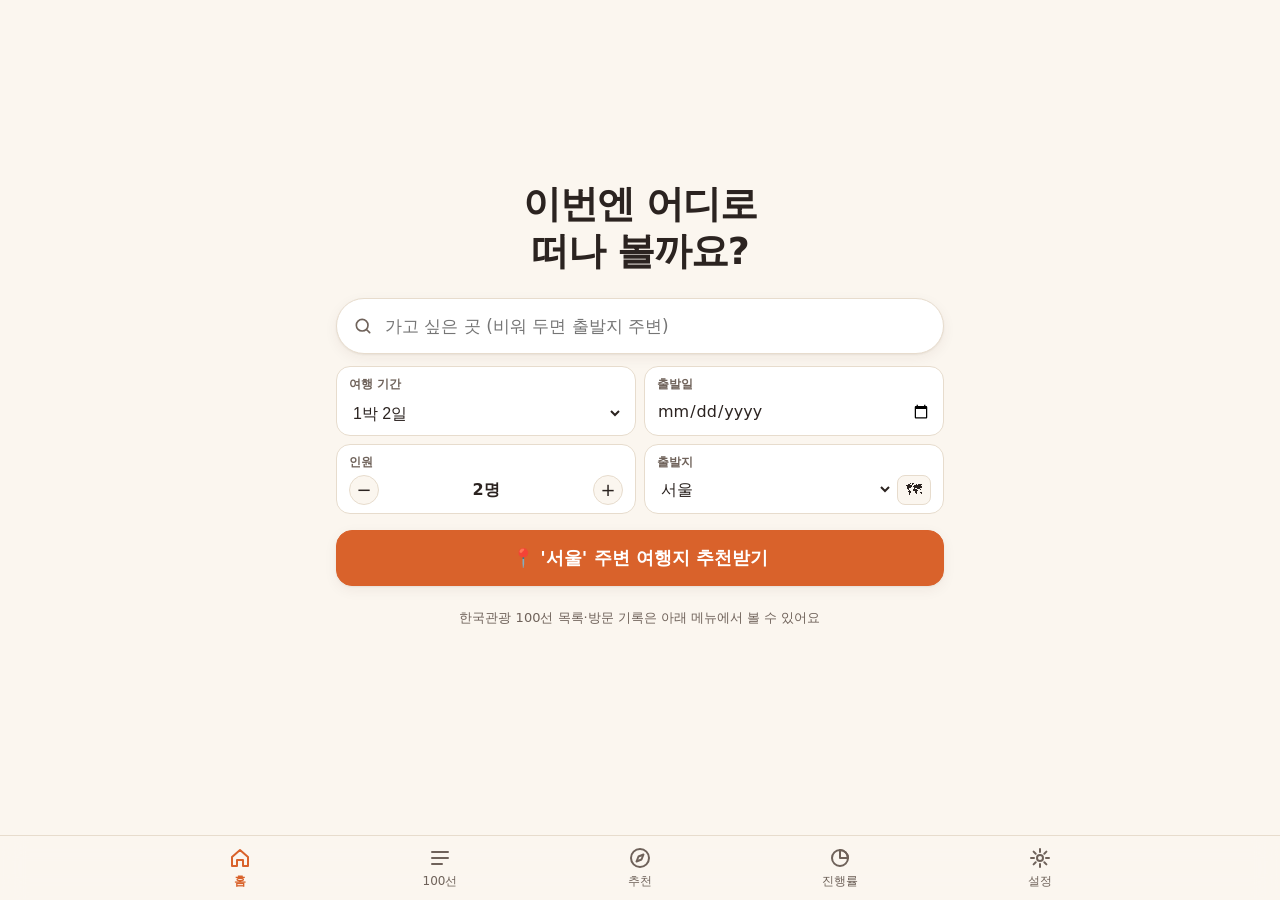
<file: index.html>
<!doctype html>
<html lang="ko">
<head>
  <meta charset="utf-8">
  <meta name="viewport" content="width=device-width, initial-scale=1, viewport-fit=cover">
  <title>한국관광 100선 스탬프</title>
  <meta name="description" content="2025-2026 한국관광 100선 방문 기록 앱">
  <meta name="theme-color" content="#fbf6ef">
  <link rel="manifest" href="manifest.webmanifest">
  <link rel="icon" href="icons/icon.svg" type="image/svg+xml">
  <link rel="apple-touch-icon" href="icons/icon-192.png">
  <meta name="apple-mobile-web-app-capable" content="yes">
  <meta name="apple-mobile-web-app-title" content="관광100선">
  <link rel="stylesheet" href="css/style.css">
</head>
<body>
  <main id="view" class="view" tabindex="-1">
    <p class="empty">불러오는 중…</p>
  </main>

  <nav class="tabbar" aria-label="주요 메뉴">
    <a href="#/home" data-tab="home">
      <svg viewBox="0 0 24 24" aria-hidden="true"><path d="M4 11l8-7 8 7v9h-5v-6H9v6H4z"/></svg>
      <span>홈</span>
    </a>
    <a href="#/list" data-tab="list">
      <svg viewBox="0 0 24 24" aria-hidden="true"><path d="M4 6h16M4 12h16M4 18h10"/></svg>
      <span>100선</span>
    </a>
    <a href="#/recommend" data-tab="recommend">
      <svg viewBox="0 0 24 24" aria-hidden="true"><circle cx="12" cy="12" r="9"/><path d="m15.5 8.5-2 5-5 2 2-5z"/></svg>
      <span>추천</span>
    </a>
    <a href="#/progress" data-tab="progress">
      <svg viewBox="0 0 24 24" aria-hidden="true"><circle cx="12" cy="12" r="8"/><path d="M12 4a8 8 0 0 1 8 8h-8z"/></svg>
      <span>진행률</span>
    </a>
    <a href="#/settings" data-tab="settings">
      <svg viewBox="0 0 24 24" aria-hidden="true"><circle cx="12" cy="12" r="3"/><path d="M12 3v3M12 18v3M3 12h3M18 12h3M5.6 5.6l2.1 2.1M16.3 16.3l2.1 2.1M5.6 18.4l2.1-2.1M16.3 7.7l2.1-2.1"/></svg>
      <span>설정</span>
    </a>
  </nav>

  <div id="toast" class="toast" role="status" aria-live="polite"></div>

  <script type="module" src="js/app.js"></script>
</body>
</html>
</file>
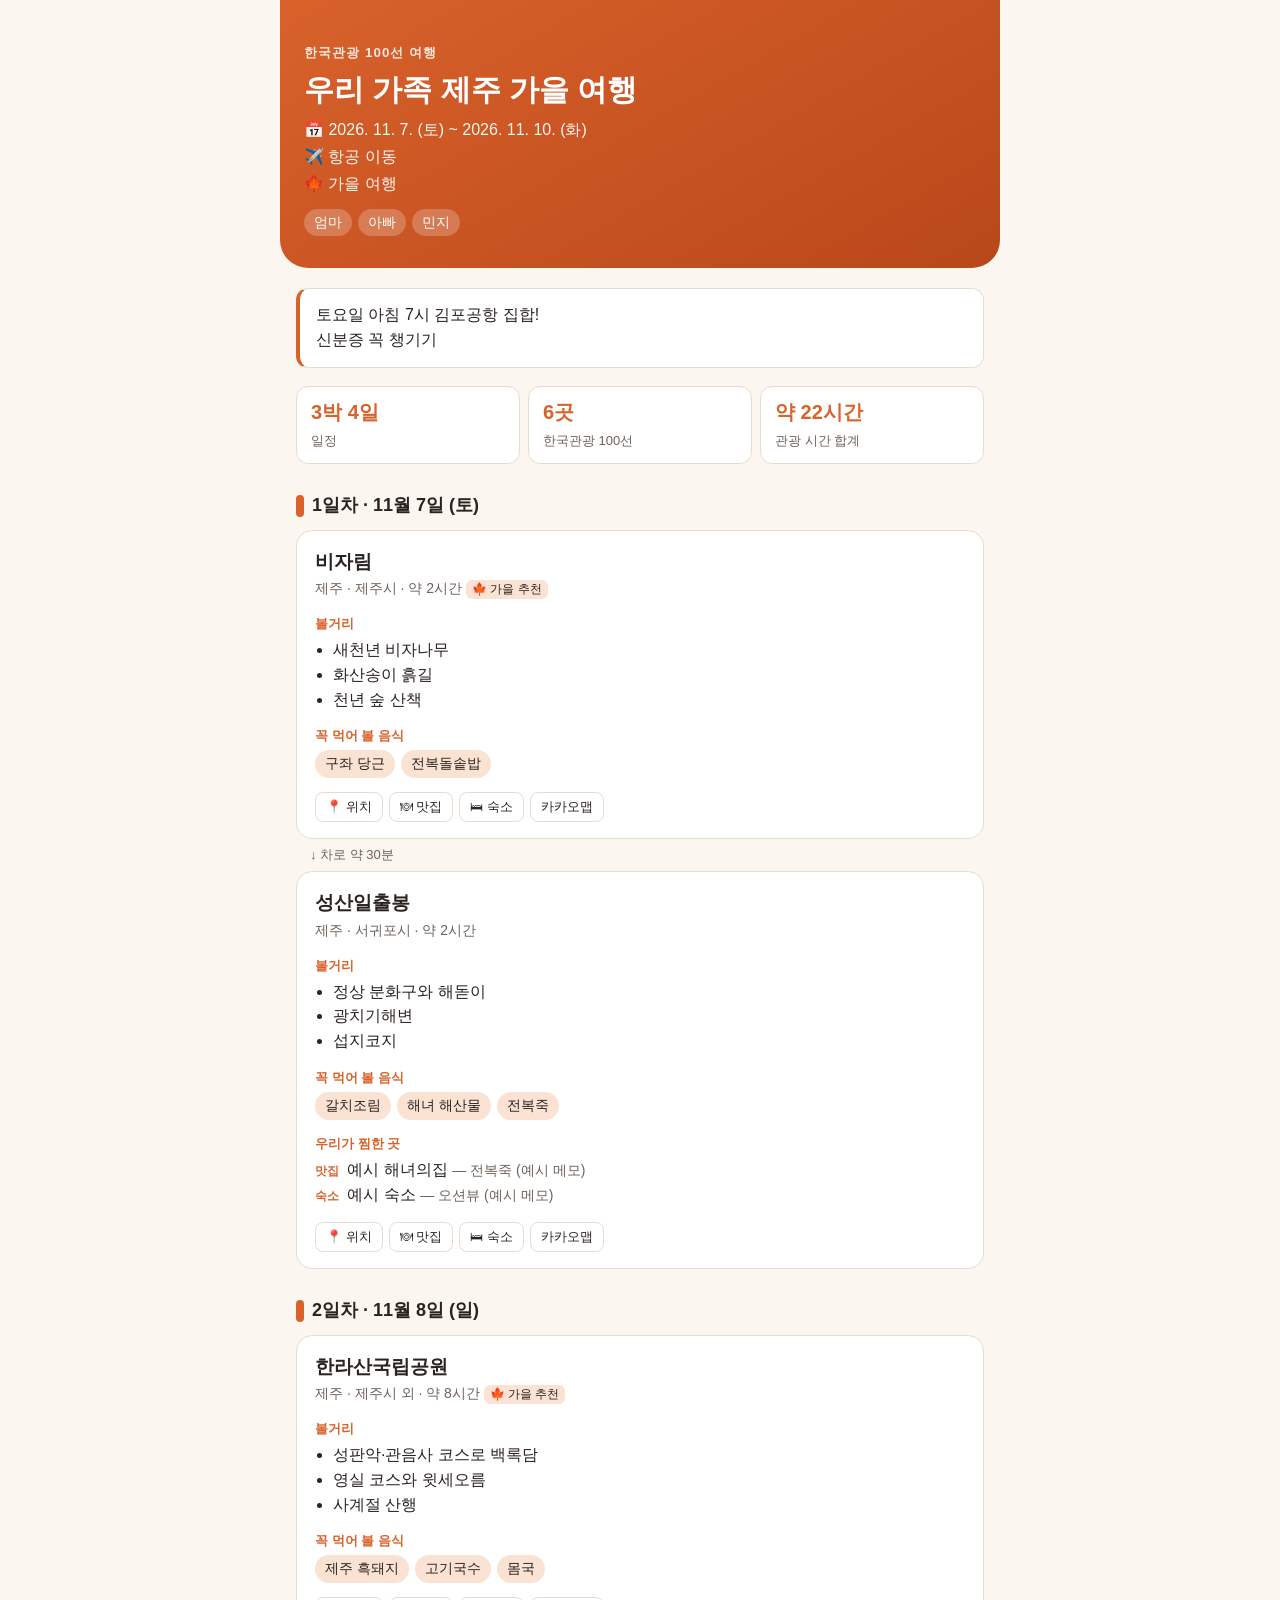
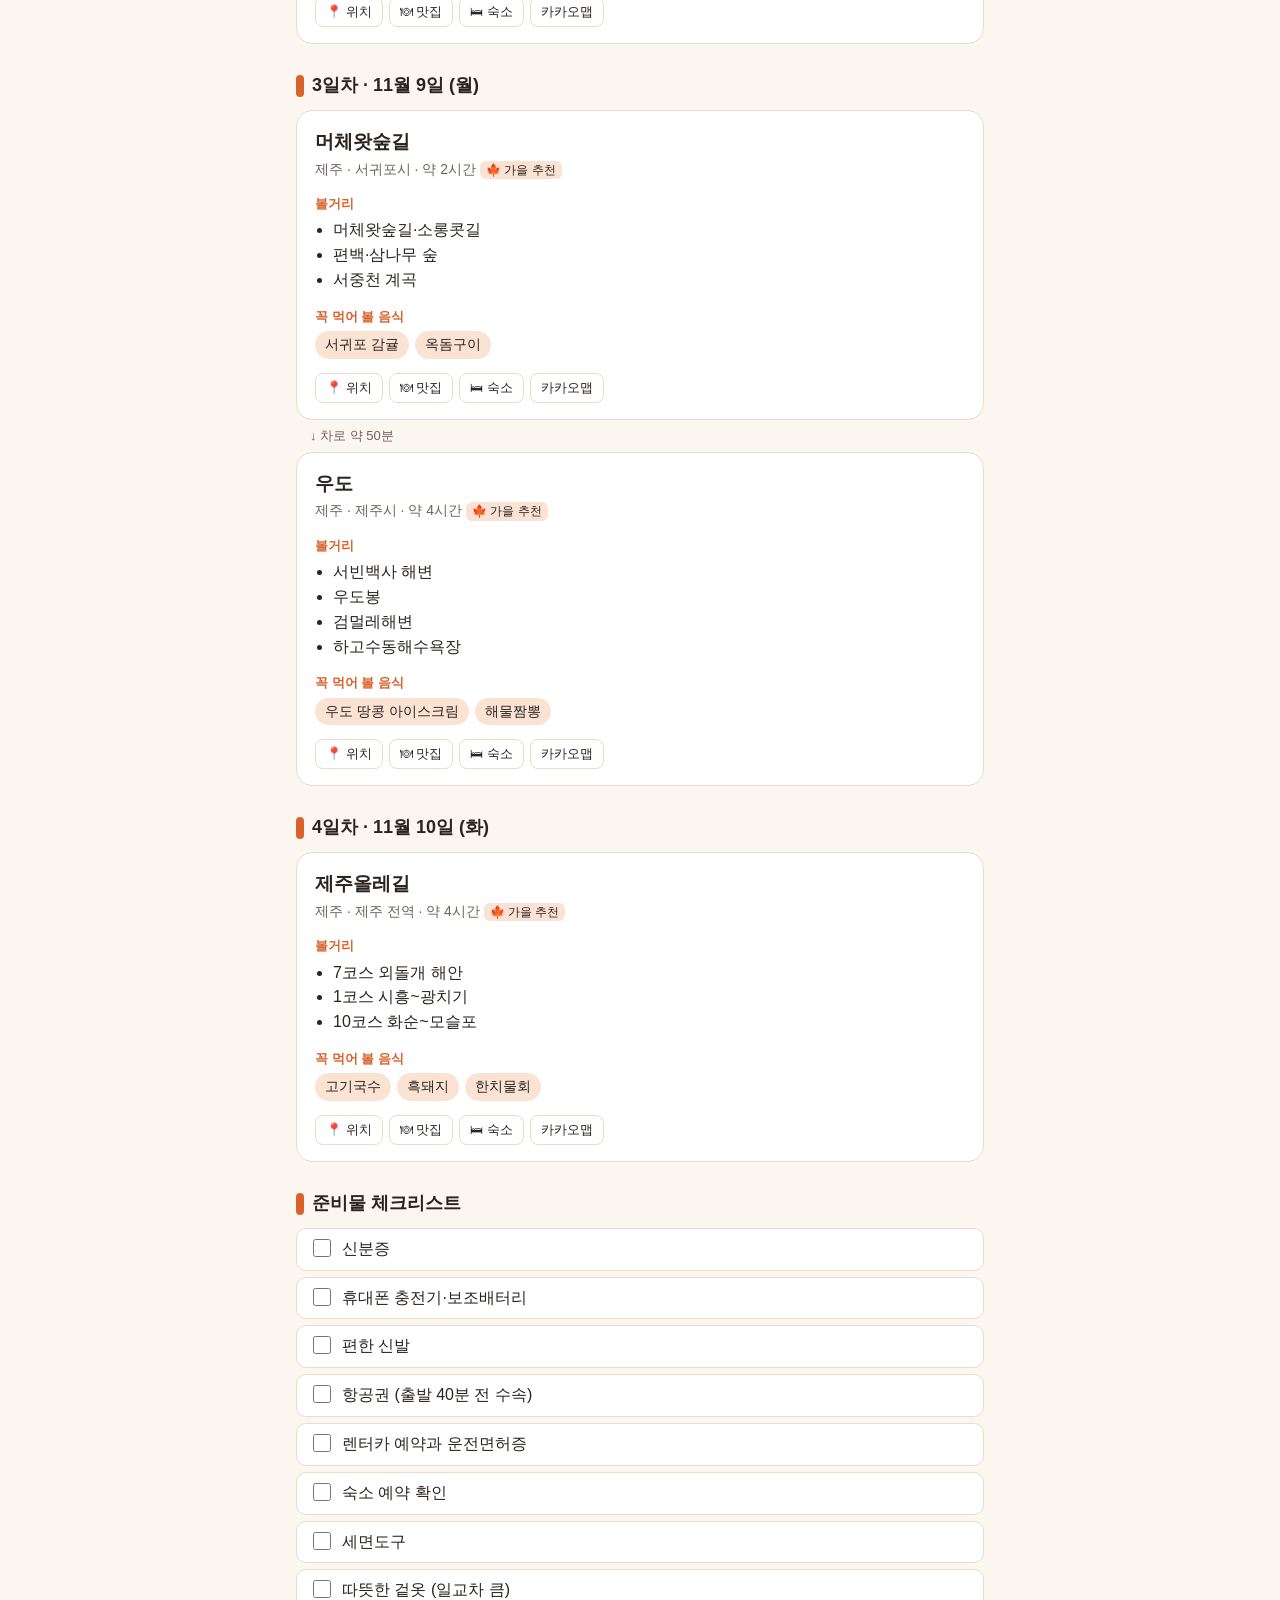
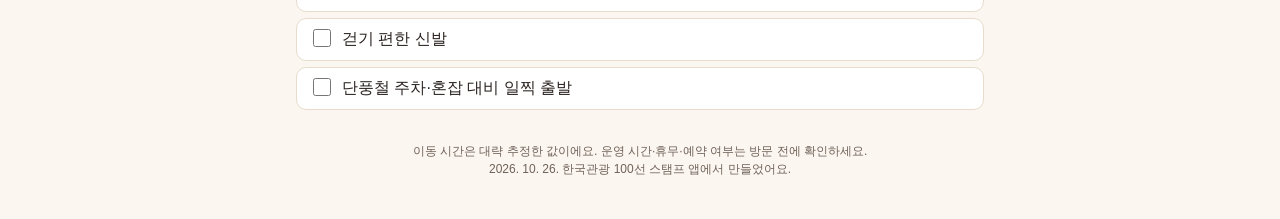
<file: examples/pamphlet-example.html>
<!doctype html>
<html lang="ko">
<head>
<meta charset="utf-8">
<meta name="viewport" content="width=device-width, initial-scale=1">
<title>우리 가족 제주 가을 여행</title>
<style>
:root { --bg:#fbf6ef; --paper:#fff; --ink:#2b2320; --ink2:#6f625a; --line:#e7dccd; --accent:#d9622b; --soft:#fbe3d4; color-scheme: light; }
@media (prefers-color-scheme: dark) { :root { --bg:#1c1714; --paper:#27201c; --ink:#f3ebe3; --ink2:#b4a69b; --line:#3d332d; --accent:#f08a52; --soft:#4a2c1d; color-scheme: dark; } }
* { box-sizing: border-box; }
body { margin:0; background:var(--bg); color:var(--ink); font-family:-apple-system,BlinkMacSystemFont,"Apple SD Gothic Neo","Noto Sans KR","Malgun Gothic",sans-serif; line-height:1.55; }
.wrap { max-width:720px; margin:0 auto; padding:0 16px 40px; }
.cover { background:linear-gradient(150deg,var(--accent),#b8471a); color:#fff; padding:40px 24px 32px; border-radius:0 0 28px 28px; margin:0 -16px 20px; }
.cover small { opacity:.85; font-weight:700; letter-spacing:.08em; }
.cover h1 { margin:6px 0 10px; font-size:30px; line-height:1.25; word-break:keep-all; }
.cover p { margin:2px 0; opacity:.95; }
.members { display:flex; flex-wrap:wrap; gap:6px; margin-top:12px; }
.members span { background:rgb(255 255 255 / 22%); padding:3px 10px; border-radius:999px; font-size:14px; }
.note { background:var(--paper); border:1px solid var(--line); border-left:4px solid var(--accent); border-radius:12px; padding:14px 16px; margin-bottom:18px; white-space:pre-wrap; }
.summary { display:flex; flex-wrap:wrap; gap:8px; margin-bottom:20px; }
.summary div { flex:1 1 140px; background:var(--paper); border:1px solid var(--line); border-radius:12px; padding:10px 14px; }
.summary b { display:block; font-size:20px; color:var(--accent); }
.summary span { font-size:13px; color:var(--ink2); }
h2 { font-size:18px; margin:28px 0 10px; display:flex; align-items:center; gap:8px; }
h2::before { content:""; width:8px; height:22px; border-radius:4px; background:var(--accent); }
.leg { color:var(--ink2); font-size:13px; margin:6px 0 6px 14px; }
.place { background:var(--paper); border:1px solid var(--line); border-radius:16px; padding:16px 18px; break-inside:avoid; }
.place + .place { margin-top:10px; }
.place h3 { margin:0; font-size:19px; word-break:keep-all; }
.meta { margin:2px 0 0; color:var(--ink2); font-size:14px; }
.tag { display:inline-block; background:var(--soft); color:var(--ink); border-radius:6px; padding:0 6px; font-size:12px; }
h4 { margin:14px 0 4px; font-size:13px; color:var(--accent); }
ul { margin:0; padding-left:18px; }
.foods { margin:0; display:flex; flex-wrap:wrap; gap:6px; }
.foods a { background:var(--soft); color:var(--ink); text-decoration:none; padding:3px 10px; border-radius:999px; font-size:14px; }
.picks { list-style:none; padding:0; }
.picks b { font-size:12px; color:var(--accent); margin-right:4px; }
.picks span { color:var(--ink2); font-size:14px; }
.picks a { color:inherit; }
.links { display:flex; flex-wrap:wrap; gap:6px; margin:14px 0 0; }
.links a { font-size:13px; text-decoration:none; color:var(--ink); border:1px solid var(--line); border-radius:8px; padding:4px 10px; }
.empty { color:var(--ink2); background:var(--paper); border:1px dashed var(--line); border-radius:12px; padding:12px 16px; }
.check { list-style:none; padding:0; display:grid; gap:6px; }
.check label { display:flex; gap:8px; align-items:flex-start; background:var(--paper); border:1px solid var(--line); border-radius:10px; padding:8px 12px; }
.check input { accent-color:var(--accent); width:18px; height:18px; margin-top:2px; }
footer { margin-top:32px; color:var(--ink2); font-size:12px; text-align:center; }
@media print {
  :root { --bg:#fff; --paper:#fff; --ink:#000; --ink2:#444; --line:#ccc; --soft:#f3e3d6; color-scheme: light; }
  .cover { -webkit-print-color-adjust:exact; print-color-adjust:exact; border-radius:0; }
  .links { display:none; }
  h2 { break-after:avoid; }
}
</style>
</head>
<body>
<div class="wrap">
  <header class="cover">
    <small>한국관광 100선 여행</small>
    <h1>우리 가족 제주 가을 여행</h1>
    <p>📅 2026. 11. 7. (토) ~ 2026. 11. 10. (화)</p>
    <p>✈️ 항공 이동</p>
    <p>🍁 가을 여행</p>
    <div class="members"><span>엄마</span><span>아빠</span><span>민지</span></div>
  </header>

  <div class="note">토요일 아침 7시 김포공항 집합!
신분증 꼭 챙기기</div>

  <section class="summary">
    <div><b>3박 4일</b><span>일정</span></div>
    <div><b>6곳</b><span>한국관광 100선</span></div>
    <div><b>약 22시간</b><span>관광 시간 합계</span></div>
  </section>

  
    <h2>1일차 · 11월 7일 (토)</h2>
    
      
      
    <article class="place">
      <h3>비자림</h3>
      <p class="meta">제주 · 제주시 · 약 2시간 <span class="tag">🍁 가을 추천</span></p>
      
        <h4>볼거리</h4>
        <ul><li>새천년 비자나무</li><li>화산송이 흙길</li><li>천년 숲 산책</li></ul>
      
        <h4>꼭 먹어 볼 음식</h4>
        <p class="foods"><a href="https://map.naver.com/p/search/%EC%A0%9C%EC%A3%BC%EC%8B%9C%20%EA%B5%AC%EC%A2%8C%20%EB%8B%B9%EA%B7%BC" target="_blank" rel="noopener">구좌 당근</a><a href="https://map.naver.com/p/search/%EC%A0%9C%EC%A3%BC%EC%8B%9C%20%EC%A0%84%EB%B3%B5%EB%8F%8C%EC%86%A5%EB%B0%A5" target="_blank" rel="noopener">전복돌솥밥</a></p>
      
      <p class="links">
        <a href="https://map.naver.com/p/search/%EB%B9%84%EC%9E%90%EB%A6%BC" target="_blank" rel="noopener">📍 위치</a>
        <a href="https://map.naver.com/p/search/%EB%B9%84%EC%9E%90%EB%A6%BC%20%EB%A7%9B%EC%A7%91" target="_blank" rel="noopener">🍽 맛집</a>
        <a href="https://map.naver.com/p/search/%EB%B9%84%EC%9E%90%EB%A6%BC%20%EC%88%99%EC%86%8C" target="_blank" rel="noopener">🛏 숙소</a>
        <a href="https://map.kakao.com/?q=%EB%B9%84%EC%9E%90%EB%A6%BC" target="_blank" rel="noopener">카카오맵</a>
      </p>
    </article>
      <p class="leg">↓ 차로 약 30분</p>
      
    <article class="place">
      <h3>성산일출봉</h3>
      <p class="meta">제주 · 서귀포시 · 약 2시간</p>
      
        <h4>볼거리</h4>
        <ul><li>정상 분화구와 해돋이</li><li>광치기해변</li><li>섭지코지</li></ul>
      
        <h4>꼭 먹어 볼 음식</h4>
        <p class="foods"><a href="https://map.naver.com/p/search/%EC%84%9C%EA%B7%80%ED%8F%AC%EC%8B%9C%20%EA%B0%88%EC%B9%98%EC%A1%B0%EB%A6%BC" target="_blank" rel="noopener">갈치조림</a><a href="https://map.naver.com/p/search/%EC%84%9C%EA%B7%80%ED%8F%AC%EC%8B%9C%20%ED%95%B4%EB%85%80%20%ED%95%B4%EC%82%B0%EB%AC%BC" target="_blank" rel="noopener">해녀 해산물</a><a href="https://map.naver.com/p/search/%EC%84%9C%EA%B7%80%ED%8F%AC%EC%8B%9C%20%EC%A0%84%EB%B3%B5%EC%A3%BD" target="_blank" rel="noopener">전복죽</a></p>
      
        <h4>우리가 찜한 곳</h4>
        <ul class="picks">
          <li><b>맛집</b> 예시 해녀의집 <span>— 전복죽 (예시 메모)</span></li>
          <li><b>숙소</b> 예시 숙소 <span>— 오션뷰 (예시 메모)</span></li></ul>
      <p class="links">
        <a href="https://map.naver.com/p/search/%EC%84%B1%EC%82%B0%EC%9D%BC%EC%B6%9C%EB%B4%89" target="_blank" rel="noopener">📍 위치</a>
        <a href="https://map.naver.com/p/search/%EC%84%B1%EC%82%B0%EC%9D%BC%EC%B6%9C%EB%B4%89%20%EB%A7%9B%EC%A7%91" target="_blank" rel="noopener">🍽 맛집</a>
        <a href="https://map.naver.com/p/search/%EC%84%B1%EC%82%B0%EC%9D%BC%EC%B6%9C%EB%B4%89%20%EC%88%99%EC%86%8C" target="_blank" rel="noopener">🛏 숙소</a>
        <a href="https://map.kakao.com/?q=%EC%84%B1%EC%82%B0%EC%9D%BC%EC%B6%9C%EB%B4%89" target="_blank" rel="noopener">카카오맵</a>
      </p>
    </article>
    <h2>2일차 · 11월 8일 (일)</h2>
    
      
      
    <article class="place">
      <h3>한라산국립공원</h3>
      <p class="meta">제주 · 제주시 외 · 약 8시간 <span class="tag">🍁 가을 추천</span></p>
      
        <h4>볼거리</h4>
        <ul><li>성판악·관음사 코스로 백록담</li><li>영실 코스와 윗세오름</li><li>사계절 산행</li></ul>
      
        <h4>꼭 먹어 볼 음식</h4>
        <p class="foods"><a href="https://map.naver.com/p/search/%ED%95%9C%EB%9D%BC%EC%82%B0%20%EC%A0%9C%EC%A3%BC%20%ED%9D%91%EB%8F%BC%EC%A7%80" target="_blank" rel="noopener">제주 흑돼지</a><a href="https://map.naver.com/p/search/%ED%95%9C%EB%9D%BC%EC%82%B0%20%EA%B3%A0%EA%B8%B0%EA%B5%AD%EC%88%98" target="_blank" rel="noopener">고기국수</a><a href="https://map.naver.com/p/search/%ED%95%9C%EB%9D%BC%EC%82%B0%20%EB%AA%B8%EA%B5%AD" target="_blank" rel="noopener">몸국</a></p>
      
      <p class="links">
        <a href="https://map.naver.com/p/search/%ED%95%9C%EB%9D%BC%EC%82%B0" target="_blank" rel="noopener">📍 위치</a>
        <a href="https://map.naver.com/p/search/%ED%95%9C%EB%9D%BC%EC%82%B0%20%EB%A7%9B%EC%A7%91" target="_blank" rel="noopener">🍽 맛집</a>
        <a href="https://map.naver.com/p/search/%ED%95%9C%EB%9D%BC%EC%82%B0%20%EC%88%99%EC%86%8C" target="_blank" rel="noopener">🛏 숙소</a>
        <a href="https://map.kakao.com/?q=%ED%95%9C%EB%9D%BC%EC%82%B0" target="_blank" rel="noopener">카카오맵</a>
      </p>
    </article>
    <h2>3일차 · 11월 9일 (월)</h2>
    
      
      
    <article class="place">
      <h3>머체왓숲길</h3>
      <p class="meta">제주 · 서귀포시 · 약 2시간 <span class="tag">🍁 가을 추천</span></p>
      
        <h4>볼거리</h4>
        <ul><li>머체왓숲길·소롱콧길</li><li>편백·삼나무 숲</li><li>서중천 계곡</li></ul>
      
        <h4>꼭 먹어 볼 음식</h4>
        <p class="foods"><a href="https://map.naver.com/p/search/%EC%84%9C%EA%B7%80%ED%8F%AC%EC%8B%9C%20%EC%84%9C%EA%B7%80%ED%8F%AC%20%EA%B0%90%EA%B7%A4" target="_blank" rel="noopener">서귀포 감귤</a><a href="https://map.naver.com/p/search/%EC%84%9C%EA%B7%80%ED%8F%AC%EC%8B%9C%20%EC%98%A5%EB%8F%94%EA%B5%AC%EC%9D%B4" target="_blank" rel="noopener">옥돔구이</a></p>
      
      <p class="links">
        <a href="https://map.naver.com/p/search/%EB%A8%B8%EC%B2%B4%EC%99%93%EC%88%B2%EA%B8%B8" target="_blank" rel="noopener">📍 위치</a>
        <a href="https://map.naver.com/p/search/%EB%A8%B8%EC%B2%B4%EC%99%93%EC%88%B2%EA%B8%B8%20%EB%A7%9B%EC%A7%91" target="_blank" rel="noopener">🍽 맛집</a>
        <a href="https://map.naver.com/p/search/%EB%A8%B8%EC%B2%B4%EC%99%93%EC%88%B2%EA%B8%B8%20%EC%88%99%EC%86%8C" target="_blank" rel="noopener">🛏 숙소</a>
        <a href="https://map.kakao.com/?q=%EB%A8%B8%EC%B2%B4%EC%99%93%EC%88%B2%EA%B8%B8" target="_blank" rel="noopener">카카오맵</a>
      </p>
    </article>
      <p class="leg">↓ 차로 약 50분</p>
      
    <article class="place">
      <h3>우도</h3>
      <p class="meta">제주 · 제주시 · 약 4시간 <span class="tag">🍁 가을 추천</span></p>
      
        <h4>볼거리</h4>
        <ul><li>서빈백사 해변</li><li>우도봉</li><li>검멀레해변</li><li>하고수동해수욕장</li></ul>
      
        <h4>꼭 먹어 볼 음식</h4>
        <p class="foods"><a href="https://map.naver.com/p/search/%EC%A0%9C%EC%A3%BC%EC%8B%9C%20%EC%9A%B0%EB%8F%84%20%EB%95%85%EC%BD%A9%20%EC%95%84%EC%9D%B4%EC%8A%A4%ED%81%AC%EB%A6%BC" target="_blank" rel="noopener">우도 땅콩 아이스크림</a><a href="https://map.naver.com/p/search/%EC%A0%9C%EC%A3%BC%EC%8B%9C%20%ED%95%B4%EB%AC%BC%EC%A7%AC%EB%BD%95" target="_blank" rel="noopener">해물짬뽕</a></p>
      
      <p class="links">
        <a href="https://map.naver.com/p/search/%EC%9A%B0%EB%8F%84" target="_blank" rel="noopener">📍 위치</a>
        <a href="https://map.naver.com/p/search/%EC%9A%B0%EB%8F%84%20%EB%A7%9B%EC%A7%91" target="_blank" rel="noopener">🍽 맛집</a>
        <a href="https://map.naver.com/p/search/%EC%9A%B0%EB%8F%84%20%EC%88%99%EC%86%8C" target="_blank" rel="noopener">🛏 숙소</a>
        <a href="https://map.kakao.com/?q=%EC%9A%B0%EB%8F%84" target="_blank" rel="noopener">카카오맵</a>
      </p>
    </article>
    <h2>4일차 · 11월 10일 (화)</h2>
    
      
      
    <article class="place">
      <h3>제주올레길</h3>
      <p class="meta">제주 · 제주 전역 · 약 4시간 <span class="tag">🍁 가을 추천</span></p>
      
        <h4>볼거리</h4>
        <ul><li>7코스 외돌개 해안</li><li>1코스 시흥~광치기</li><li>10코스 화순~모슬포</li></ul>
      
        <h4>꼭 먹어 볼 음식</h4>
        <p class="foods"><a href="https://map.naver.com/p/search/%EC%A0%9C%EC%A3%BC%EC%98%AC%EB%A0%88%20%EA%B3%A0%EA%B8%B0%EA%B5%AD%EC%88%98" target="_blank" rel="noopener">고기국수</a><a href="https://map.naver.com/p/search/%EC%A0%9C%EC%A3%BC%EC%98%AC%EB%A0%88%20%ED%9D%91%EB%8F%BC%EC%A7%80" target="_blank" rel="noopener">흑돼지</a><a href="https://map.naver.com/p/search/%EC%A0%9C%EC%A3%BC%EC%98%AC%EB%A0%88%20%ED%95%9C%EC%B9%98%EB%AC%BC%ED%9A%8C" target="_blank" rel="noopener">한치물회</a></p>
      
      <p class="links">
        <a href="https://map.naver.com/p/search/%EC%A0%9C%EC%A3%BC%EC%98%AC%EB%A0%88" target="_blank" rel="noopener">📍 위치</a>
        <a href="https://map.naver.com/p/search/%EC%A0%9C%EC%A3%BC%EC%98%AC%EB%A0%88%20%EB%A7%9B%EC%A7%91" target="_blank" rel="noopener">🍽 맛집</a>
        <a href="https://map.naver.com/p/search/%EC%A0%9C%EC%A3%BC%EC%98%AC%EB%A0%88%20%EC%88%99%EC%86%8C" target="_blank" rel="noopener">🛏 숙소</a>
        <a href="https://map.kakao.com/?q=%EC%A0%9C%EC%A3%BC%EC%98%AC%EB%A0%88" target="_blank" rel="noopener">카카오맵</a>
      </p>
    </article>

  <h2>준비물 체크리스트</h2>
  <ul class="check">
    <li><label><input type="checkbox"> 신분증</label></li><li><label><input type="checkbox"> 휴대폰 충전기·보조배터리</label></li><li><label><input type="checkbox"> 편한 신발</label></li><li><label><input type="checkbox"> 항공권 (출발 40분 전 수속)</label></li><li><label><input type="checkbox"> 렌터카 예약과 운전면허증</label></li><li><label><input type="checkbox"> 숙소 예약 확인</label></li><li><label><input type="checkbox"> 세면도구</label></li><li><label><input type="checkbox"> 따뜻한 겉옷 (일교차 큼)</label></li><li><label><input type="checkbox"> 걷기 편한 신발</label></li><li><label><input type="checkbox"> 단풍철 주차·혼잡 대비 일찍 출발</label></li>
  </ul>

  <footer>
    이동 시간은 대략 추정한 값이에요. 운영 시간·휴무·예약 여부는 방문 전에 확인하세요.<br>
    2026. 10. 26. 한국관광 100선 스탬프 앱에서 만들었어요.
  </footer>
</div>
</body>
</html>
</file>
<file: css/style.css>
:root {
  --bg: #fbf6ef;
  --surface: #ffffff;
  --surface-2: #f3ebe0;
  --ink: #2b2320;
  --ink-2: #6f625a;
  --line: #e7dccd;
  --accent: #d9622b;
  --accent-ink: #ffffff;
  --accent-soft: #fbe3d4;
  --stamp: #c8402f;
  --star: #e8a33a;
  --good: #3f8a5c;
  --danger: #b4392b;
  --dim: 0.6;
  --shadow: 0 1px 2px rgb(60 40 20 / 6%), 0 4px 14px rgb(60 40 20 / 6%);
  --radius: 16px;
  --tabbar-h: 64px;
  color-scheme: light;
}

@media (prefers-color-scheme: dark) {
  :root:not([data-theme="light"]) {
    --bg: #1c1714;
    --surface: #27201c;
    --surface-2: #322925;
    --ink: #f3ebe3;
    --ink-2: #b4a69b;
    --line: #3d332d;
    --accent: #f08a52;
    --accent-ink: #1c1714;
    --accent-soft: #4a2c1d;
    --stamp: #ff7a63;
    --star: #f2b552;
    --good: #6fc08d;
    --danger: #ff8170;
    --dim: 0.5;
    --shadow: 0 1px 2px rgb(0 0 0 / 30%);
    color-scheme: dark;
  }
}

:root[data-theme="dark"] {
  --bg: #1c1714;
  --surface: #27201c;
  --surface-2: #322925;
  --ink: #f3ebe3;
  --ink-2: #b4a69b;
  --line: #3d332d;
  --accent: #f08a52;
  --accent-ink: #1c1714;
  --accent-soft: #4a2c1d;
  --stamp: #ff7a63;
  --star: #f2b552;
  --good: #6fc08d;
  --danger: #ff8170;
  --dim: 0.5;
  --shadow: 0 1px 2px rgb(0 0 0 / 30%);
  color-scheme: dark;
}

* { box-sizing: border-box; }

html { -webkit-text-size-adjust: 100%; }

body {
  margin: 0;
  background: var(--bg);
  color: var(--ink);
  font-family: -apple-system, BlinkMacSystemFont, "Apple SD Gothic Neo", "Pretendard", "Noto Sans KR", "Malgun Gothic", system-ui, sans-serif;
  font-size: 16px;
  line-height: 1.5;
  -webkit-tap-highlight-color: transparent;
}

body.no-scroll { overflow: hidden; }

a { color: inherit; }

button, input, textarea { font: inherit; color: inherit; }

svg { width: 20px; height: 20px; fill: none; stroke: currentColor; stroke-width: 2; stroke-linecap: round; stroke-linejoin: round; }

.sr-only { position: absolute; width: 1px; height: 1px; overflow: hidden; clip: rect(0 0 0 0); white-space: nowrap; }

.view {
  max-width: 640px;
  margin: 0 auto;
  padding: calc(env(safe-area-inset-top) + 16px) 16px calc(var(--tabbar-h) + env(safe-area-inset-bottom) + 24px);
  outline: none;
}

/* ── 헤더 ── */
.page-head { margin: 4px 0 16px; }
.page-head h1 { margin: 0; font-size: 26px; letter-spacing: -0.02em; }
.sub { margin: 2px 0 0; color: var(--ink-2); }
.sub strong { color: var(--accent); font-size: 18px; }

/* ── 내 주변 관광지 ── */
.nearby { padding: 14px 16px; }
.nearby-find { width: 100%; border-style: dashed; border-color: color-mix(in srgb, var(--accent) 50%, var(--line)); color: var(--accent); }
.nearby .hint.small { margin-top: 8px; }
.nearby-head { display: flex; align-items: center; justify-content: space-between; margin-bottom: 4px; }
.nearby-head h2 { margin: 0; font-size: 16px; }
.nearby-list { list-style: none; margin: 0; padding: 0; counter-reset: near; }
.nearby-list li + li { border-top: 1px solid var(--line); }
.nearby-list a { display: grid; gap: 1px; padding: 9px 0 9px 30px; text-decoration: none; position: relative; counter-increment: near; }
.nearby-list a::before {
  content: counter(near); position: absolute; left: 0; top: 11px; width: 22px; height: 22px; border-radius: 50%;
  background: var(--accent); color: var(--accent-ink); font-size: 12px; font-weight: 700; display: grid; place-items: center;
}
.nearby-list a.visited::before { background: var(--surface-2); color: var(--ink-2); }
.nearby-name { font-weight: 600; word-break: keep-all; }
.nearby-meta { font-size: 13px; color: var(--ink-2); }
.mini-stamp { font-size: 11px; font-weight: 700; color: var(--stamp); border: 1.5px solid var(--stamp); border-radius: 4px; padding: 0 4px; margin-left: 2px; }
.nearby-msg { margin: 0; color: var(--ink-2); font-size: 14px; }
.nearby-err { margin-top: 8px; color: var(--danger); }

/* ── 필터 ── */
.filters { display: grid; gap: 10px; margin-bottom: 8px; }

.search {
  display: flex; align-items: center; gap: 8px;
  background: var(--surface); border: 1px solid var(--line); border-radius: 12px;
  padding: 0 12px; height: 46px;
}
.search svg { color: var(--ink-2); flex: none; }
.search input { border: 0; outline: 0; background: none; width: 100%; height: 100%; font-size: 16px; }
.search:focus-within { border-color: var(--accent); }

.chips, .seg { display: flex; gap: 6px; overflow-x: auto; scrollbar-width: none; margin: 0 -16px; padding: 0 16px; }
.chips::-webkit-scrollbar { display: none; }
.seg { margin: 0; padding: 0; overflow: visible; flex-wrap: wrap; }

.chip {
  flex: none; border: 1px solid var(--line); background: var(--surface); color: var(--ink-2);
  border-radius: 999px; padding: 6px 13px; font-size: 14px; cursor: pointer; white-space: nowrap;
}
.chip.active { background: var(--ink); border-color: var(--ink); color: var(--bg); font-weight: 600; }

.result-count { color: var(--ink-2); font-size: 13px; margin: 6px 2px; }

/* ── 카드 ── */
.cards { display: grid; gap: 10px; }

.card {
  position: relative; display: flex; gap: 12px; align-items: flex-start;
  background: var(--surface); border: 1px solid var(--line); border-radius: var(--radius);
  padding: 14px; text-decoration: none; overflow: hidden;
  opacity: var(--dim); filter: grayscale(0.7);
  transition: opacity .2s, filter .2s, transform .1s;
}
.card:active { transform: scale(0.99); }
.card.visited {
  opacity: 1; filter: none; box-shadow: var(--shadow);
  border-color: color-mix(in srgb, var(--accent) 45%, var(--line));
  background: linear-gradient(135deg, var(--surface) 60%, var(--accent-soft));
}

.card-num {
  flex: none; width: 34px; height: 34px; border-radius: 10px; display: grid; place-items: center;
  background: var(--surface-2); color: var(--ink-2); font-weight: 700; font-size: 13px;
}
.card.visited .card-num { background: var(--accent); color: var(--accent-ink); }

.card-body { display: grid; gap: 2px; min-width: 0; padding-right: 64px; }
.card-name { font-weight: 700; font-size: 16px; line-height: 1.35; word-break: keep-all; }
.card-meta { color: var(--ink-2); font-size: 13px; }
.card-visit { font-size: 13px; color: var(--ink); margin-top: 2px; }

.tag {
  display: inline-block; font-size: 11px; padding: 1px 7px; border-radius: 6px;
  background: var(--surface-2); color: var(--ink-2); margin-left: 4px; vertical-align: 1px;
}

.stars { color: var(--star); letter-spacing: 1px; }

.stamp {
  position: absolute; right: 10px; top: 50%;
  translate: 0 -50%; rotate: -14deg;
  border: 2.5px solid var(--stamp); color: var(--stamp); border-radius: 8px;
  padding: 2px 7px; font-weight: 900; font-size: 12px; letter-spacing: .08em;
  opacity: .85; mix-blend-mode: multiply;
}
:root[data-theme="dark"] .stamp { mix-blend-mode: normal; }
@media (prefers-color-scheme: dark) { :root:not([data-theme="light"]) .stamp { mix-blend-mode: normal; } }

.empty { text-align: center; color: var(--ink-2); padding: 48px 16px; }
.empty.small { padding: 16px 0; text-align: left; }

/* ── 상세 ── */
.back {
  display: inline-flex; align-items: center; gap: 2px; text-decoration: none; color: var(--ink-2);
  padding: 6px 8px 6px 0; margin-bottom: 8px;
}

.hero {
  position: relative; background: var(--surface); border: 1px solid var(--line); border-radius: 20px;
  padding: 22px 18px; overflow: hidden;
}
.detail.visited .hero { background: linear-gradient(140deg, var(--surface) 45%, var(--accent-soft)); border-color: color-mix(in srgb, var(--accent) 45%, var(--line)); }
.hero-num { font-size: 13px; font-weight: 700; color: var(--accent); letter-spacing: .04em; }
.hero h1 { margin: 4px 0 6px; font-size: 24px; line-height: 1.3; letter-spacing: -0.02em; word-break: keep-all; padding-right: 70px; }
.hero-meta { margin: 0; color: var(--ink-2); }
.stamp.big { font-size: 16px; padding: 4px 10px; right: 14px; top: 26px; translate: none; border-width: 3px; }

.need {
  display: inline-block; font-size: 12px; font-weight: 600; padding: 1px 8px; border-radius: 6px;
  background: var(--surface-2); color: var(--ink-2); border: 1px dashed var(--line);
}

.info { margin: 14px 0; display: grid; gap: 8px; }
.info div { display: flex; gap: 12px; background: var(--surface); border: 1px solid var(--line); border-radius: 12px; padding: 12px 14px; }
.info dt { flex: none; width: 40px; color: var(--ink-2); font-size: 14px; }
.info dd { margin: 0; }

.visit-card { background: var(--surface); border: 1px solid var(--line); border-radius: 20px; padding: 18px; box-shadow: var(--shadow); }
.visit-card h2 { margin: 0 0 6px; font-size: 17px; }
.visit-date { margin: 0; font-weight: 600; }
.memo { white-space: pre-wrap; margin: 10px 0 0; }
.gallery { display: grid; grid-template-columns: repeat(auto-fill, minmax(88px, 1fr)); gap: 6px; margin-top: 12px; }
.thumb { padding: 0; border: 0; border-radius: 10px; overflow: hidden; aspect-ratio: 1; cursor: zoom-in; background: var(--surface-2); }
.thumb img { width: 100%; height: 100%; object-fit: cover; display: block; }

/* ── 여행 정보 ── */
.detail .panel { margin-top: 14px; }
.guide h3 { font-size: 14px; color: var(--ink-2); margin: 16px 0 8px; }
.guide h3:first-of-type { margin-top: 0; }
.points { margin: 0; padding-left: 18px; display: grid; gap: 8px; }
.points b { font-weight: 600; }
.points span { display: block; font-size: 13px; color: var(--ink-2); line-height: 1.45; }
.points li::marker { color: var(--accent); }
.foods { display: flex; flex-wrap: wrap; gap: 6px; }
.maplink { text-decoration: none; }
.maplink.food {
  padding: 6px 12px; border-radius: 999px; font-size: 14px;
  background: var(--accent-soft); color: var(--ink); border: 1px solid color-mix(in srgb, var(--accent) 30%, transparent);
}
.maplink.food span { color: var(--accent); font-size: 12px; }
.mapgrid { display: grid; grid-template-columns: 1fr 1fr; gap: 8px; }
.maplink.naver, .maplink.kakao, .maplink.google {
  display: flex; align-items: center; justify-content: center; gap: 8px; min-height: 46px;
  border: 1px solid var(--line); border-radius: 12px; background: var(--surface); font-weight: 600;
}
button.maplink { width: 100%; font: inherit; color: inherit; cursor: pointer; }
.maplink.wide { margin-bottom: 8px; color: var(--ink); }
.route-lead { margin: -4px 0 10px; }
.maplink b { display: grid; place-items: center; width: 22px; height: 22px; border-radius: 6px; font-size: 12px; }
.maplink.naver b { background: #03c75a; color: #fff; }
.maplink.kakao b { background: #fee500; color: #191600; }
.hint.small { font-size: 12px; margin: 8px 0 0; }

.panel-head { display: flex; align-items: center; justify-content: space-between; margin-bottom: 10px; }
.panel-head h2 { margin: 0; }
.btn.small { min-height: 34px; padding: 0 12px; font-size: 14px; border-radius: 10px; }

.picks { list-style: none; margin: 0; padding: 0; }
.picks li { display: flex; gap: 10px; align-items: flex-start; padding: 10px 0; }
.picks li + li { border-top: 1px solid var(--line); }
.pick-type { flex: none; font-size: 12px; font-weight: 700; padding: 2px 8px; border-radius: 6px; margin-top: 2px; }
.pick-type.food { background: var(--accent-soft); color: var(--accent); }
.pick-type.stay { background: color-mix(in srgb, var(--good) 18%, transparent); color: var(--good); }
.pick-body { flex: 1; display: grid; min-width: 0; }
.pick-name { font-weight: 600; word-break: break-all; }
.pick-name a { color: inherit; text-decoration: underline; text-decoration-color: var(--line); }
.pick-note { font-size: 13px; color: var(--ink-2); }
.pick-del { flex: none; border: 0; background: none; color: var(--ink-2); width: 32px; height: 32px; cursor: pointer; }

.pick-form { display: grid; gap: 8px; padding-bottom: 14px; margin-bottom: 4px; border-bottom: 1px solid var(--line); }
.pick-form .chip { cursor: pointer; }
.pick-form input:not([type=radio]) {
  width: 100%; border: 1px solid var(--line); border-radius: 12px; background: var(--bg);
  padding: 10px 12px; font-size: 16px; outline: none;
}
.pick-form input:focus { border-color: var(--accent); }
.pick-form .row { margin-top: 4px; }

/* ── 버튼 ── */
.row { display: flex; gap: 8px; margin-top: 16px; }
.row .btn { flex: 1; }

.btn {
  display: inline-flex; align-items: center; justify-content: center; gap: 6px;
  min-height: 46px; padding: 0 18px; border-radius: 12px; cursor: pointer;
  border: 1px solid var(--line); background: var(--surface); font-weight: 600;
}
.btn.primary { background: var(--accent); border-color: var(--accent); color: var(--accent-ink); }
.btn.ghost { background: transparent; }
.btn.danger { color: var(--danger); }
.btn.big { width: 100%; min-height: 56px; font-size: 18px; border-radius: 16px; margin-top: 4px; box-shadow: var(--shadow); }
.btn.big svg { width: 24px; height: 24px; stroke-width: 2.6; }

/* ── 기록 시트 ── */
.sheet-overlay {
  position: fixed; inset: 0; z-index: 30; background: rgb(20 12 8 / 0%);
  display: flex; align-items: flex-end; justify-content: center; transition: background .2s;
}
.sheet-overlay.open { background: rgb(20 12 8 / 45%); }

.sheet {
  width: 100%; max-width: 640px; max-height: 92vh; overflow-y: auto;
  background: var(--bg); border-radius: 22px 22px 0 0;
  padding: 10px 18px calc(18px + env(safe-area-inset-bottom));
  translate: 0 100%; transition: translate .22s ease-out;
}
.sheet-overlay.open .sheet { translate: 0 0; }
.sheet-handle { width: 40px; height: 5px; border-radius: 3px; background: var(--line); margin: 0 auto 12px; }
.sheet h2 { margin: 0; font-size: 20px; }
.sheet-place { margin: 2px 0 14px; color: var(--ink-2); }

.field { display: grid; gap: 6px; margin-bottom: 14px; }
.field > span { font-size: 14px; font-weight: 600; color: var(--ink-2); }
.field input[type="date"], .field textarea {
  width: 100%; border: 1px solid var(--line); border-radius: 12px; background: var(--surface);
  padding: 11px 12px; font-size: 16px; outline: none;
}
.field input:not([type]), .field input[type="text"] {
  width: 100%; border: 1px solid var(--line); border-radius: 12px; background: var(--surface);
  padding: 11px 12px; font-size: 16px; outline: none;
}
.field input:focus, .field textarea:focus { border-color: var(--accent); }
.pamphlet-btn { width: 100%; margin-top: 14px; border-style: dashed; border-color: color-mix(in srgb, var(--accent) 50%, var(--line)); color: var(--accent); }
.field textarea { resize: vertical; }

.rating { display: flex; gap: 4px; }
.rating button { border: 0; background: none; font-size: 34px; line-height: 1; padding: 2px; color: var(--line); cursor: pointer; }
.rating button.on { color: var(--star); }

.photo-grid { display: grid; grid-template-columns: repeat(5, 1fr); gap: 6px; }
.photo { position: relative; aspect-ratio: 1; border-radius: 10px; overflow: hidden; background: var(--surface-2); }
.photo img { width: 100%; height: 100%; object-fit: cover; display: block; }
.photo button {
  position: absolute; top: 3px; right: 3px; width: 24px; height: 24px; border-radius: 50%;
  border: 0; background: rgb(0 0 0 / 60%); color: #fff; font-size: 12px; cursor: pointer;
}
.photo-add {
  aspect-ratio: 1; border-radius: 10px; border: 1.5px dashed var(--line); background: var(--surface);
  color: var(--ink-2); display: grid; place-items: center; cursor: pointer;
}

/* ── 스탬프 애니메이션 ── */
.stamp-pop {
  position: fixed; inset: 0; z-index: 40; display: grid; place-content: center; justify-items: center; gap: 8px;
  pointer-events: none; animation: fade 1.4s ease forwards;
}
.stamp-pop span {
  border: 6px solid var(--stamp); color: var(--stamp); border-radius: 16px; background: color-mix(in srgb, var(--bg) 85%, transparent);
  padding: 10px 22px; font-size: 44px; font-weight: 900; letter-spacing: .1em; rotate: -12deg;
  animation: thump .5s cubic-bezier(.2, 1.6, .4, 1) both;
}
.stamp-pop small { font-weight: 700; color: var(--ink); background: var(--surface); padding: 2px 10px; border-radius: 999px; }
@keyframes thump { from { scale: 2.4; opacity: 0; } to { scale: 1; opacity: 1; } }
@keyframes fade { 0%, 75% { opacity: 1; } 100% { opacity: 0; } }

/* ── 사진 뷰어 ── */
.viewer { position: fixed; inset: 0; z-index: 50; background: rgb(0 0 0 / 92%); display: grid; place-items: center; padding: 16px; }
.viewer img { max-width: 100%; max-height: 100%; border-radius: 8px; }
.viewer-close { position: absolute; top: calc(env(safe-area-inset-top) + 12px); right: 12px; width: 40px; height: 40px; border-radius: 50%; border: 0; background: rgb(255 255 255 / 15%); color: #fff; font-size: 18px; }

/* ── 진행률 ── */
.ring-card { position: relative; display: grid; place-items: center; background: var(--surface); border: 1px solid var(--line); border-radius: 20px; padding: 22px; margin-bottom: 14px; }
.ring { width: 190px; height: 190px; rotate: -90deg; }
.ring circle { fill: none; stroke-width: 12; }
.ring-bg { stroke: var(--surface-2); }
.ring-fg { stroke: var(--accent); stroke-linecap: round; transition: stroke-dashoffset .6s ease; }
.ring-label { position: absolute; display: grid; justify-items: center; line-height: 1.1; }
.ring-label strong { font-size: 44px; letter-spacing: -0.03em; }
.ring-label span { color: var(--ink-2); }
.ring-label small { margin-top: 4px; color: var(--accent); font-weight: 700; }

.panel { background: var(--surface); border: 1px solid var(--line); border-radius: 20px; padding: 16px 18px; margin-bottom: 14px; }
.panel h2 { font-size: 17px; margin: 0 0 12px; }
.panel p { margin: 0 0 8px; }

.bars { list-style: none; margin: 0; padding: 0; display: grid; gap: 9px; }
.bars li { display: grid; grid-template-columns: 38px 1fr 42px; gap: 10px; align-items: center; font-size: 14px; }
.bar-track { height: 10px; border-radius: 6px; background: var(--surface-2); overflow: hidden; }
.bar-fill { display: block; height: 100%; background: var(--accent); border-radius: 6px; min-width: 0; }
.bars li.complete .bar-fill { background: var(--good); }
.bars li.complete .bar-value { color: var(--good); font-weight: 700; }
.bar-value { text-align: right; color: var(--ink-2); font-variant-numeric: tabular-nums; }

.recent { list-style: none; margin: 0; padding: 0; }
.recent li + li { border-top: 1px solid var(--line); }
.recent a { display: grid; padding: 10px 0; text-decoration: none; }
.recent-name { font-weight: 600; }
.recent-meta { font-size: 13px; color: var(--ink-2); }

/* ── 추천 ── */
.rec-form .field { margin-bottom: 12px; }
.rec-form .field:last-child { margin-bottom: 0; }
.origin-row { display: flex; gap: 8px; }
.origin-row select {
  flex: 1; min-height: 40px; border: 1px solid var(--line); border-radius: 10px;
  background: var(--bg); padding: 0 10px; font-size: 16px;
}

.course { background: var(--surface); border: 1px solid var(--line); border-radius: 20px; padding: 18px; margin-bottom: 14px; box-shadow: var(--shadow); }
.course header { margin-bottom: 6px; }
.course-num { font-size: 12px; font-weight: 700; color: var(--accent); letter-spacing: .04em; }
.course h2 { margin: 2px 0 4px; font-size: 20px; letter-spacing: -0.01em; }
.course-meta { margin: 0; color: var(--ink-2); font-size: 13px; }
.day { margin-top: 14px; }
.day h3 { margin: 0 0 6px; font-size: 14px; display: inline-block; background: var(--surface-2); padding: 2px 10px; border-radius: 999px; }
.stops { list-style: none; margin: 0; padding: 0 0 0 14px; border-left: 2px solid var(--accent-soft); }
.stop a { display: grid; gap: 1px; padding: 8px 0; text-decoration: none; position: relative; }
.stop a::before {
  content: ""; position: absolute; left: -21px; top: 14px; width: 10px; height: 10px; border-radius: 50%;
  background: var(--accent); border: 2px solid var(--surface);
}
.stop-name { font-weight: 600; word-break: keep-all; }
.stop-meta { font-size: 13px; color: var(--ink-2); }
.season-tag { display: inline-block; font-size: 11px; padding: 0 6px; border-radius: 6px; background: var(--accent-soft); color: var(--ink); }
.leg { font-size: 12px; color: var(--ink-2); padding: 0 0 0 2px; }
.leg::before { content: "↓ "; }
#rec-more { width: 100%; }

/* ── 설정 ── */
.hint { color: var(--ink-2); font-size: 14px; }
.restore { display: grid; gap: 8px; margin-top: 14px; padding-top: 14px; border-top: 1px solid var(--line); }
.radio { display: flex; gap: 8px; align-items: center; font-size: 14px; }
.radio input { accent-color: var(--accent); width: 18px; height: 18px; }
.notes { margin: 6px 0 0; padding-left: 18px; color: var(--ink-2); font-size: 13px; display: grid; gap: 4px; }

/* ── 탭바 ── */
.tabbar {
  position: fixed; left: 0; right: 0; bottom: 0; z-index: 20;
  display: flex; justify-content: center;
  background: color-mix(in srgb, var(--bg) 88%, transparent); backdrop-filter: blur(12px);
  border-top: 1px solid var(--line); padding-bottom: env(safe-area-inset-bottom);
}
.tabbar a {
  flex: 1; max-width: 200px; height: var(--tabbar-h); display: grid; place-content: center; justify-items: center; gap: 2px;
  text-decoration: none; color: var(--ink-2); font-size: 12px;
}
.tabbar a svg { width: 24px; height: 24px; }
.tabbar a.active { color: var(--accent); font-weight: 700; }

/* ── 토스트 ── */
.toast {
  position: fixed; left: 50%; bottom: calc(var(--tabbar-h) + env(safe-area-inset-bottom) + 14px); z-index: 60;
  translate: -50% 20px; opacity: 0; pointer-events: none;
  background: var(--ink); color: var(--bg); padding: 10px 16px; border-radius: 12px; font-size: 14px;
  max-width: calc(100% - 32px); transition: opacity .2s, translate .2s;
}
.toast.show { opacity: 1; translate: -50% 0; }

@media (prefers-reduced-motion: reduce) {
  *, *::before, *::after { animation-duration: .01ms !important; transition-duration: .01ms !important; }
}

/* 정보 업데이트 */
.update-list { list-style: none; padding: 0; margin: 0 0 12px; display: grid; gap: 8px; }
.update-list li { display: grid; gap: 2px; padding: 8px 12px; border: 1px solid var(--line); border-radius: 10px; }
.update-list b { font-size: 14px; }
.update-list span { font-size: 13px; color: var(--ink-2); }
.panel.update .btn { width: 100%; margin-top: 8px; }
.panel.update .btn.small { width: auto; }
.info-photo { display: block; width: 100%; aspect-ratio: 16 / 9; object-fit: cover; border-radius: 16px; margin: 0 0 12px; background: var(--accent-soft); }
.info-src { display: inline-block; font-size: 12px; color: var(--ink-2); }

/* ── 내 여행 일정(목록) ── */
.plan .seg { margin: 6px 0 10px; }
.plan-origin { display: flex; align-items: center; gap: 8px; font-size: 14px; color: var(--ink-2); font-weight: 600; margin-bottom: 8px; }
.plan-origin select { flex: 1; min-height: 38px; border: 1px solid var(--line); border-radius: 10px; background: var(--bg); padding: 0 10px; font-size: 16px; color: var(--ink); }
.plan-meta { font-size: 13px; color: var(--ink-2); }
.plan-days { list-style: none; margin: 0 0 6px; padding: 0; display: grid; gap: 8px; }
.plan-days li { display: flex; flex-wrap: wrap; align-items: center; gap: 6px; }
.plan-days b { font-size: 13px; color: var(--accent); min-width: 44px; }
.plan-stop { display: inline-flex; align-items: center; gap: 2px; background: var(--surface-2); border-radius: 999px; padding: 3px 4px 3px 10px; font-size: 14px; word-break: keep-all; }
.plan-stop button { border: 0; background: none; color: var(--ink-2); width: 24px; height: 24px; border-radius: 50%; cursor: pointer; font-size: 12px; }
.plan .row { margin-top: 10px; }
.plan .btn[disabled] { opacity: .45; cursor: default; }
.plan-bar {
  position: sticky; bottom: calc(var(--tabbar-h) + env(safe-area-inset-bottom) + 10px); z-index: 20;
  display: flex; align-items: center; justify-content: space-between; gap: 10px; margin-top: 12px;
  background: var(--ink); color: var(--bg); border-radius: 14px; padding: 8px 8px 8px 16px; box-shadow: var(--shadow);
}
.plan-bar[hidden] { display: none; }
button.card { width: 100%; text-align: left; font: inherit; color: inherit; cursor: pointer; }
.card.pickable { opacity: 1; filter: none; }
.card.picked { border-color: var(--accent); box-shadow: 0 0 0 2px var(--accent) inset; }
.card.picked .card-num { background: var(--accent); color: var(--accent-ink); }
.add-place { width: 100%; margin-top: 14px; border-style: dashed; color: var(--ink-2); }

/* ── 추가한 여행지 ── */
.hero-tools { display: flex; gap: 8px; margin-top: 10px; }
.detail-actions .pamphlet-btn { margin-top: 0; }
.detail-actions { margin-top: 14px; }
.sheet .row .field { flex: 1; margin-bottom: 0; }
.sheet .row:has(.field) { margin: 0 0 14px; }
.field select { width: 100%; min-height: 44px; border: 1px solid var(--line); border-radius: 12px; background: var(--surface); padding: 0 10px; font-size: 16px; color: var(--ink); }
.field .row { margin-top: 0; }
.pf-results { list-style: none; margin: 4px 0; padding: 0; display: grid; gap: 6px; }
.pf-results button { width: 100%; text-align: left; border: 1px solid var(--line); background: var(--surface); border-radius: 10px; padding: 8px 10px; font-size: 13px; cursor: pointer; color: var(--ink); }
.linkish { border: 0; background: none; color: var(--accent); text-decoration: underline; padding: 0; font-size: inherit; cursor: pointer; }

/* ── 출발지 정하기 ── */
.plan-origin .btn.small { flex: none; }
.plan-addr { font-size: 13px; color: var(--ink-2); margin: -2px 0 8px; word-break: keep-all; }
.plan-addr a, .rec-form .plan-addr a { color: var(--accent); white-space: nowrap; }
.rec-form .plan-addr { margin: 6px 0 0; }
.origin-row input[type="search"] { flex: 1; min-width: 0; min-height: 40px; border: 1px solid var(--line); border-radius: 10px; background: var(--surface); padding: 0 10px; font-size: 16px; color: var(--ink); }
.os-h { font-size: 14px; margin: 4px 0 8px; color: var(--ink-2); }
.os-list { list-style: none; margin: 0 0 12px; padding: 0; display: grid; gap: 8px; }
.os-list li { display: flex; align-items: center; gap: 6px; }
.os-list .maplink { flex: none; min-height: 40px; padding: 0 10px; }
.os-pick { flex: 1; min-width: 0; display: grid; gap: 2px; text-align: left; border: 1px solid var(--line); background: var(--surface); border-radius: 12px; padding: 8px 12px; cursor: pointer; color: var(--ink); font: inherit; }
.os-pick b { font-size: 14px; word-break: keep-all; }
.os-pick span { font-size: 12px; color: var(--ink-2); }
.route-start { align-items: center; margin: 4px 0 8px; }

/* ── 홈: 한 문장과 입력 칸 ── */
.home {
  min-height: calc(100dvh - var(--tabbar-h) - env(safe-area-inset-bottom) - env(safe-area-inset-top) - 60px);
  display: flex; flex-direction: column; justify-content: center; gap: 22px; padding: 12px 0;
}
.home-title { margin: 0; text-align: center; font-size: clamp(28px, 8vw, 38px); line-height: 1.25; letter-spacing: -0.03em; font-weight: 800; }
.home-form { display: grid; gap: 12px; }
.home-dest {
  display: flex; align-items: center; gap: 10px; height: 56px; padding: 0 16px;
  background: var(--surface); border: 1px solid var(--line); border-radius: 999px; box-shadow: var(--shadow);
}
.home-dest:focus-within { border-color: var(--accent); }
.home-dest svg { flex: none; color: var(--ink-2); }
.home-dest input { flex: 1; min-width: 0; height: 100%; border: 0; outline: 0; background: none; font-size: 17px; }
.home-grid { display: grid; grid-template-columns: 1fr 1fr; gap: 8px; }
.home-field { display: grid; gap: 4px; background: var(--surface); border: 1px solid var(--line); border-radius: 14px; padding: 8px 12px; min-width: 0; }
.home-field > span { font-size: 12px; font-weight: 600; color: var(--ink-2); }
.home-field select, .home-field input { width: 100%; min-width: 0; border: 0; background: none; font-size: 16px; padding: 2px 0; outline: none; color: var(--ink); }
.stepper { display: flex; align-items: center; justify-content: space-between; }
.stepper button { width: 30px; height: 30px; border-radius: 50%; border: 1px solid var(--line); background: var(--bg); font-size: 18px; line-height: 1; cursor: pointer; }
.stepper output { font-size: 16px; font-weight: 600; }
.home-go { margin-top: 4px; }
.home-foot { margin: 0; text-align: center; font-size: 13px; color: var(--ink-2); }

/* ── 추천 결과 ── */
.ex-search { display: grid; grid-template-columns: 1fr 1fr; gap: 8px; margin-bottom: 10px; }
.maplink.google b { background: #4285f4; color: #fff; }
.spots { list-style: none; margin: 0; padding: 0; display: grid; gap: 10px; }
.spot { display: flex; align-items: stretch; background: var(--surface); border: 1px solid var(--line); border-radius: var(--radius); overflow: hidden; }
.spot.official { border-color: color-mix(in srgb, var(--accent) 55%, var(--line)); box-shadow: var(--shadow); }
.spot-open { flex: 1; min-width: 0; display: flex; gap: 12px; align-items: center; padding: 10px; border: 0; background: none; text-align: left; font: inherit; color: inherit; cursor: pointer; }
.spot-open img, .spot-ico { flex: none; width: 64px; height: 64px; border-radius: 12px; object-fit: cover; background: var(--surface-2); display: grid; place-items: center; font-size: 28px; }
.spot-body { display: grid; gap: 2px; min-width: 0; }
.spot-name { font-weight: 700; word-break: keep-all; }
.spot-meta { font-size: 12px; color: var(--ink-2); }
.spot-note { font-size: 13px; color: var(--ink-2); overflow: hidden; display: -webkit-box; -webkit-line-clamp: 2; -webkit-box-orient: vertical; }
.spot-add { flex: none; width: 48px; border: 0; border-left: 1px solid var(--line); background: none; font-size: 22px; color: var(--accent); cursor: pointer; }
.spot-add.on { background: var(--accent); color: var(--accent-ink); }
.badge-100 { display: inline-block; font-size: 11px; font-weight: 700; color: var(--accent-ink); background: var(--accent); border-radius: 6px; padding: 1px 6px; vertical-align: 2px; white-space: nowrap; }
.badge-mine { display: inline-block; font-size: 11px; font-weight: 700; color: var(--ink-2); background: var(--surface-2); border-radius: 6px; padding: 1px 6px; vertical-align: 2px; }
.ex-src { margin-top: 14px; }
.ex-bar { text-decoration: none; }

/* ── 가는 방법 ── */
.route .plan-origin { margin-bottom: 10px; }
.way-from { font-size: 13px; color: var(--ink-2); margin: 0 0 10px; word-break: keep-all; }
.way { border: 1px solid var(--line); border-radius: 14px; padding: 12px 14px; margin-bottom: 10px; background: var(--bg); }
.way h3 { margin: 0 0 6px; font-size: 15px; display: flex; flex-wrap: wrap; justify-content: space-between; align-items: baseline; gap: 2px 8px; white-space: nowrap; }
.way-time { color: var(--accent); font-size: 15px; white-space: nowrap; }
.way-meta, .way-roads { margin: 0 0 6px; font-size: 13px; color: var(--ink-2); }
.way-roads { color: var(--ink); }
.way-steps { margin: 0 0 8px; padding-left: 20px; font-size: 14px; display: grid; gap: 3px; }
.way-links { display: flex; flex-wrap: wrap; gap: 6px 12px; font-size: 13px; margin: 0 0 8px; }
.way-links a { color: var(--accent); }
.way .maplink.wide { margin-top: 2px; }

/* ── 지도에서 출발지 고르기 ── */
.home-origin { display: flex; align-items: center; gap: 4px; min-width: 0; }
.home-origin select { flex: 1; }
.home-origin button { flex: none; width: 34px; height: 30px; border-radius: 8px; border: 1px solid var(--line); background: var(--bg); font-size: 16px; cursor: pointer; }
.os-map-wrap { position: relative; margin: 10px 0 6px; }
.os-map { height: min(48vh, 340px); border-radius: 14px; overflow: hidden; border: 1px solid var(--line); background: var(--surface-2); display: grid; place-items: center; }
.os-cross { position: absolute; left: 50%; top: 50%; translate: -50% -50%; font-size: 28px; color: var(--accent); text-shadow: 0 0 3px #fff, 0 0 6px #fff; pointer-events: none; z-index: 500; }
.os-here { position: absolute; right: 10px; bottom: 22px; z-index: 500; box-shadow: var(--shadow); }
.os-addr { font-size: 14px; margin: 0 0 12px; word-break: keep-all; }
.os-addr a { color: var(--accent); white-space: nowrap; font-size: 13px; }
.os-map .leaflet-control-attribution { font-size: 10px; }

/* ── 블로그 후기 ── */
.blogs { list-style: none; margin: 0; padding: 0; display: grid; grid-template-columns: 1fr 1fr; gap: 8px; }
.maplink.blog { display: flex; align-items: center; gap: 8px; min-height: 44px; padding: 0 12px; border: 1px solid var(--line); border-radius: 12px; background: var(--surface); font-weight: 600; font-size: 14px; color: var(--ink); }
.maplink.blog span { margin-left: auto; color: var(--ink-2); }
.maplink b.by-N { background: #03c75a; color: #fff; }
.maplink b.by-D { background: #ff5a4a; color: #fff; }
</file>
